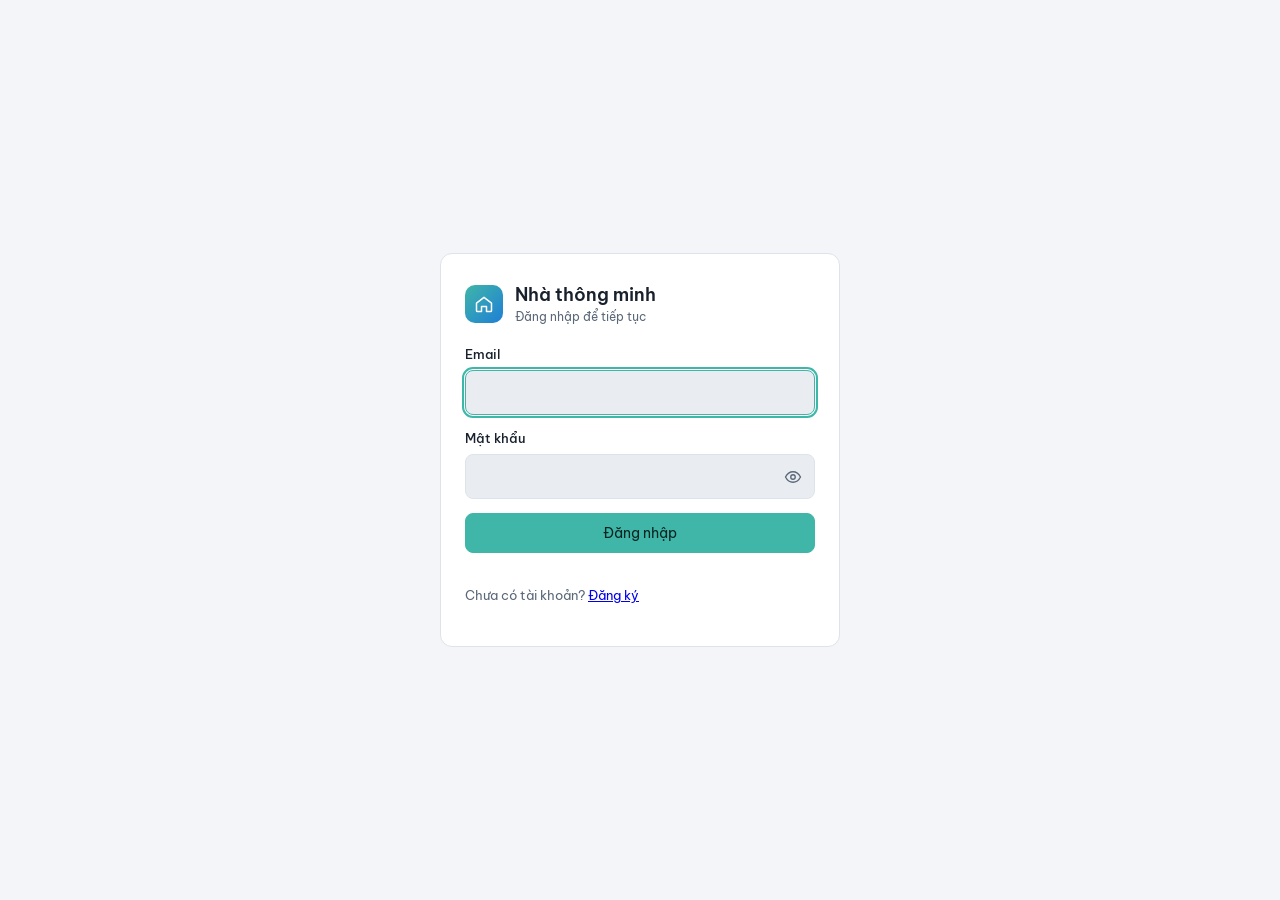
<file: frontend/login.html>
<!doctype html>
<html lang="vi">
<head>
  <meta charset="utf-8">
  <meta name="viewport" content="width=device-width, initial-scale=1">
  <title>Đăng nhập — Nhà thông minh</title>
  <link rel="preconnect" href="https://fonts.googleapis.com">
  <link href="https://fonts.googleapis.com/css2?family=Be+Vietnam+Pro:wght@400;500;600;700&family=JetBrains+Mono:wght@400;600&display=swap" rel="stylesheet">
  <link rel="stylesheet" href="css/style.css?v=18">
  <link rel="stylesheet" href="css/auth.css?v=18">
  <script src="mock/api.js?v=1"></script>
  <script src="js/session.js?v=25"></script>
</head>
<body class="login-page">
  <main class="login-card">
    <div class="brand">
      <div class="logo" aria-hidden="true">
        <svg viewBox="0 0 24 24" width="20" height="20" fill="none" stroke="currentColor" stroke-width="1.8" stroke-linejoin="round"><path d="M3 11l9-7 9 7v9a1 1 0 0 1-1 1h-5v-6H9v6H4a1 1 0 0 1-1-1z"/></svg>
      </div>
      <div>
        <h1>Nhà thông minh</h1>
        <p class="sub">Đăng nhập để tiếp tục</p>
      </div>
    </div>

    <form class="login-form" id="loginForm" novalidate>
      <p class="form-msg ok" id="loginInfo" role="status" hidden></p>
      <p class="login-error" id="loginError" role="alert" hidden></p>
      <div class="field">
        <label for="email">Email</label>
        <input id="email" name="email" type="email" autocomplete="username" spellcheck="false" autofocus>
      </div>
      <div class="field">
        <label for="password">Mật khẩu</label>
        <div class="password-wrap">
          <input id="password" name="password" type="password" autocomplete="current-password">
          <button type="button" class="password-toggle" id="btnTogglePassword" aria-label="Hiện mật khẩu" aria-pressed="false">
            <svg class="eye-open" viewBox="0 0 24 24" width="18" height="18" fill="none" stroke="currentColor" stroke-width="1.8" stroke-linecap="round" stroke-linejoin="round" aria-hidden="true"><path d="M2 12s3.5-7 10-7 10 7 10 7-3.5 7-10 7S2 12 2 12z"/><circle cx="12" cy="12" r="3"/></svg>
            <svg class="eye-closed" hidden viewBox="0 0 24 24" width="18" height="18" fill="none" stroke="currentColor" stroke-width="1.8" stroke-linecap="round" stroke-linejoin="round" aria-hidden="true"><path d="M17.9 17.9A10.4 10.4 0 0 1 12 19c-6.5 0-10-7-10-7a18 18 0 0 1 4.1-5.1M9.9 5.2A9.6 9.6 0 0 1 12 5c6.5 0 10 7 10 7a18 18 0 0 1-2.2 3.2M14.1 14.1a3 3 0 1 1-4.2-4.2M2 2l20 20"/></svg>
          </button>
        </div>
      </div>
      <button type="submit" id="btnLogin" class="btn primary">Đăng nhập</button>
    </form>

    <p class="muted login-foot">Chưa có tài khoản? <a href="register.html">Đăng ký</a></p>
  </main>

  <script src="js/login.js?v=19"></script>
</body>
</html>
</file>
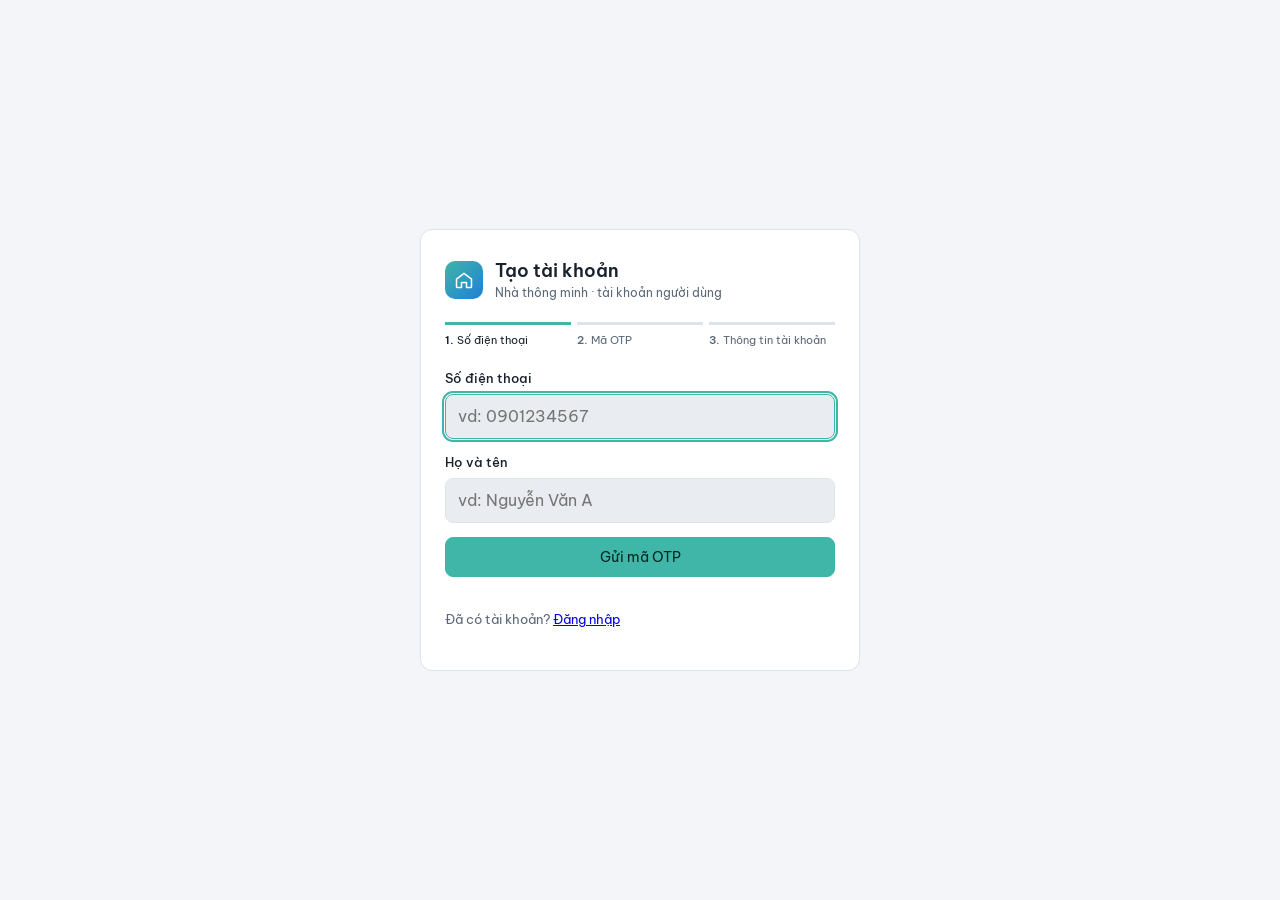
<file: frontend/register.html>
<!doctype html>
<html lang="vi">
<head>
  <meta charset="utf-8">
  <meta name="viewport" content="width=device-width, initial-scale=1">
  <title>Đăng ký — Nhà thông minh</title>
  <link rel="preconnect" href="https://fonts.googleapis.com">
  <link href="https://fonts.googleapis.com/css2?family=Be+Vietnam+Pro:wght@400;500;600;700&family=JetBrains+Mono:wght@400;600&display=swap" rel="stylesheet">
  <link rel="stylesheet" href="css/style.css?v=18">
  <link rel="stylesheet" href="css/auth.css?v=18">
  <script src="mock/api.js?v=1"></script>
  <script src="js/session.js?v=25"></script>
</head>
<body class="login-page">
  <main class="login-card register-card">
    <div class="brand">
      <div class="logo" aria-hidden="true">
        <svg viewBox="0 0 24 24" width="20" height="20" fill="none" stroke="currentColor" stroke-width="1.8" stroke-linejoin="round"><path d="M3 11l9-7 9 7v9a1 1 0 0 1-1 1h-5v-6H9v6H4a1 1 0 0 1-1-1z"/></svg>
      </div>
      <div>
        <h1>Tạo tài khoản</h1>
        <p class="sub">Nhà thông minh · tài khoản người dùng</p>
      </div>
    </div>

    <ol class="steps" aria-label="Các bước đăng ký">
      <li data-step="1" class="on">Số điện thoại</li>
      <li data-step="2">Mã OTP</li>
      <li data-step="3">Thông tin tài khoản</li>
    </ol>

    <!-- Thông báo thành công / thất bại cho mọi thao tác -->
    <p class="form-msg" id="regMsg" role="status" aria-live="polite" hidden></p>

    <!-- Tin nhắn SMS giả lập (dự án demo không có cổng SMS thật) -->
    <div class="mock-sms" id="mockSms" hidden>
      <span class="mock-sms-head">💬 SMS giả lập · gửi tới <b id="smsPhone"></b></span>
      <span>Mã xác thực Nhà thông minh của bạn là <b class="sms-code" id="smsCode"></b>. Mã hết hạn sau 5 phút.</span>
    </div>

    <!-- BƯỚC 1: SĐT + họ tên -->
    <form class="login-form" id="step1" novalidate>
      <div class="field">
        <label for="regPhone">Số điện thoại</label>
        <input id="regPhone" type="tel" inputmode="numeric" autocomplete="tel" placeholder="vd: 0901234567" autofocus>
      </div>
      <div class="field">
        <label for="regName">Họ và tên</label>
        <input id="regName" autocomplete="name" placeholder="vd: Nguyễn Văn A">
      </div>
      <button type="submit" class="btn primary" id="btnSendOtp">Gửi mã OTP</button>
    </form>

    <!-- BƯỚC 2: nhập OTP 6 số -->
    <form class="login-form" id="step2" novalidate hidden>
      <p class="muted step-note">Nhập mã 6 số đã gửi tới <b id="otpPhone"></b>.</p>
      <div class="otp-boxes" id="otpBoxes" aria-label="Mã OTP 6 số">
        <input inputmode="numeric" maxlength="1" aria-label="Số thứ 1" autocomplete="one-time-code">
        <input inputmode="numeric" maxlength="1" aria-label="Số thứ 2">
        <input inputmode="numeric" maxlength="1" aria-label="Số thứ 3">
        <input inputmode="numeric" maxlength="1" aria-label="Số thứ 4">
        <input inputmode="numeric" maxlength="1" aria-label="Số thứ 5">
        <input inputmode="numeric" maxlength="1" aria-label="Số thứ 6">
      </div>
      <button type="submit" class="btn primary" id="btnVerify">Xác nhận mã</button>
      <div class="step-links">
        <button type="button" class="btn link-btn" id="btnResend" disabled>Gửi lại mã</button>
        <button type="button" class="btn link-btn" id="btnChangePhone">Đổi số điện thoại</button>
      </div>
    </form>

    <!-- BƯỚC 3: email, địa chỉ, mật khẩu -->
    <form class="login-form" id="step3" novalidate hidden>
      <p class="muted step-note">Đã xác thực <b id="verifiedPhone"></b> · <b id="verifiedName"></b></p>
      <div class="field">
        <label for="regEmail">Email (dùng để đăng nhập)</label>
        <input id="regEmail" type="email" autocomplete="email" spellcheck="false" placeholder="ten@gmail.com">
      </div>
      <div class="field">
        <label for="regAddress">Địa chỉ nhà</label>
        <input id="regAddress" autocomplete="street-address" placeholder="vd: 12 Lê Lợi, Quận 1, TP. Hồ Chí Minh">
      </div>
      <div class="field">
        <label for="regPassword">Mật khẩu (ít nhất 6 ký tự)</label>
        <div class="password-wrap">
          <input id="regPassword" type="password" autocomplete="new-password">
          <button type="button" class="password-toggle" data-toggle="regPassword" aria-label="Hiện mật khẩu" aria-pressed="false">
            <svg class="eye-open" viewBox="0 0 24 24" width="18" height="18" fill="none" stroke="currentColor" stroke-width="1.8" stroke-linecap="round" stroke-linejoin="round" aria-hidden="true"><path d="M2 12s3.5-7 10-7 10 7 10 7-3.5 7-10 7S2 12 2 12z"/><circle cx="12" cy="12" r="3"/></svg>
            <svg class="eye-closed" hidden viewBox="0 0 24 24" width="18" height="18" fill="none" stroke="currentColor" stroke-width="1.8" stroke-linecap="round" stroke-linejoin="round" aria-hidden="true"><path d="M17.9 17.9A10.4 10.4 0 0 1 12 19c-6.5 0-10-7-10-7a18 18 0 0 1 4.1-5.1M9.9 5.2A9.6 9.6 0 0 1 12 5c6.5 0 10 7 10 7a18 18 0 0 1-2.2 3.2M14.1 14.1a3 3 0 1 1-4.2-4.2M2 2l20 20"/></svg>
          </button>
        </div>
      </div>
      <div class="field">
        <label for="regPassword2">Nhập lại mật khẩu</label>
        <input id="regPassword2" type="password" autocomplete="new-password">
      </div>
      <button type="submit" class="btn primary" id="btnRegister">Đăng ký</button>
    </form>

    <p class="muted login-foot">Đã có tài khoản? <a href="login.html">Đăng nhập</a></p>
  </main>

  <script src="js/register.js?v=18"></script>
</body>
</html>
</file>
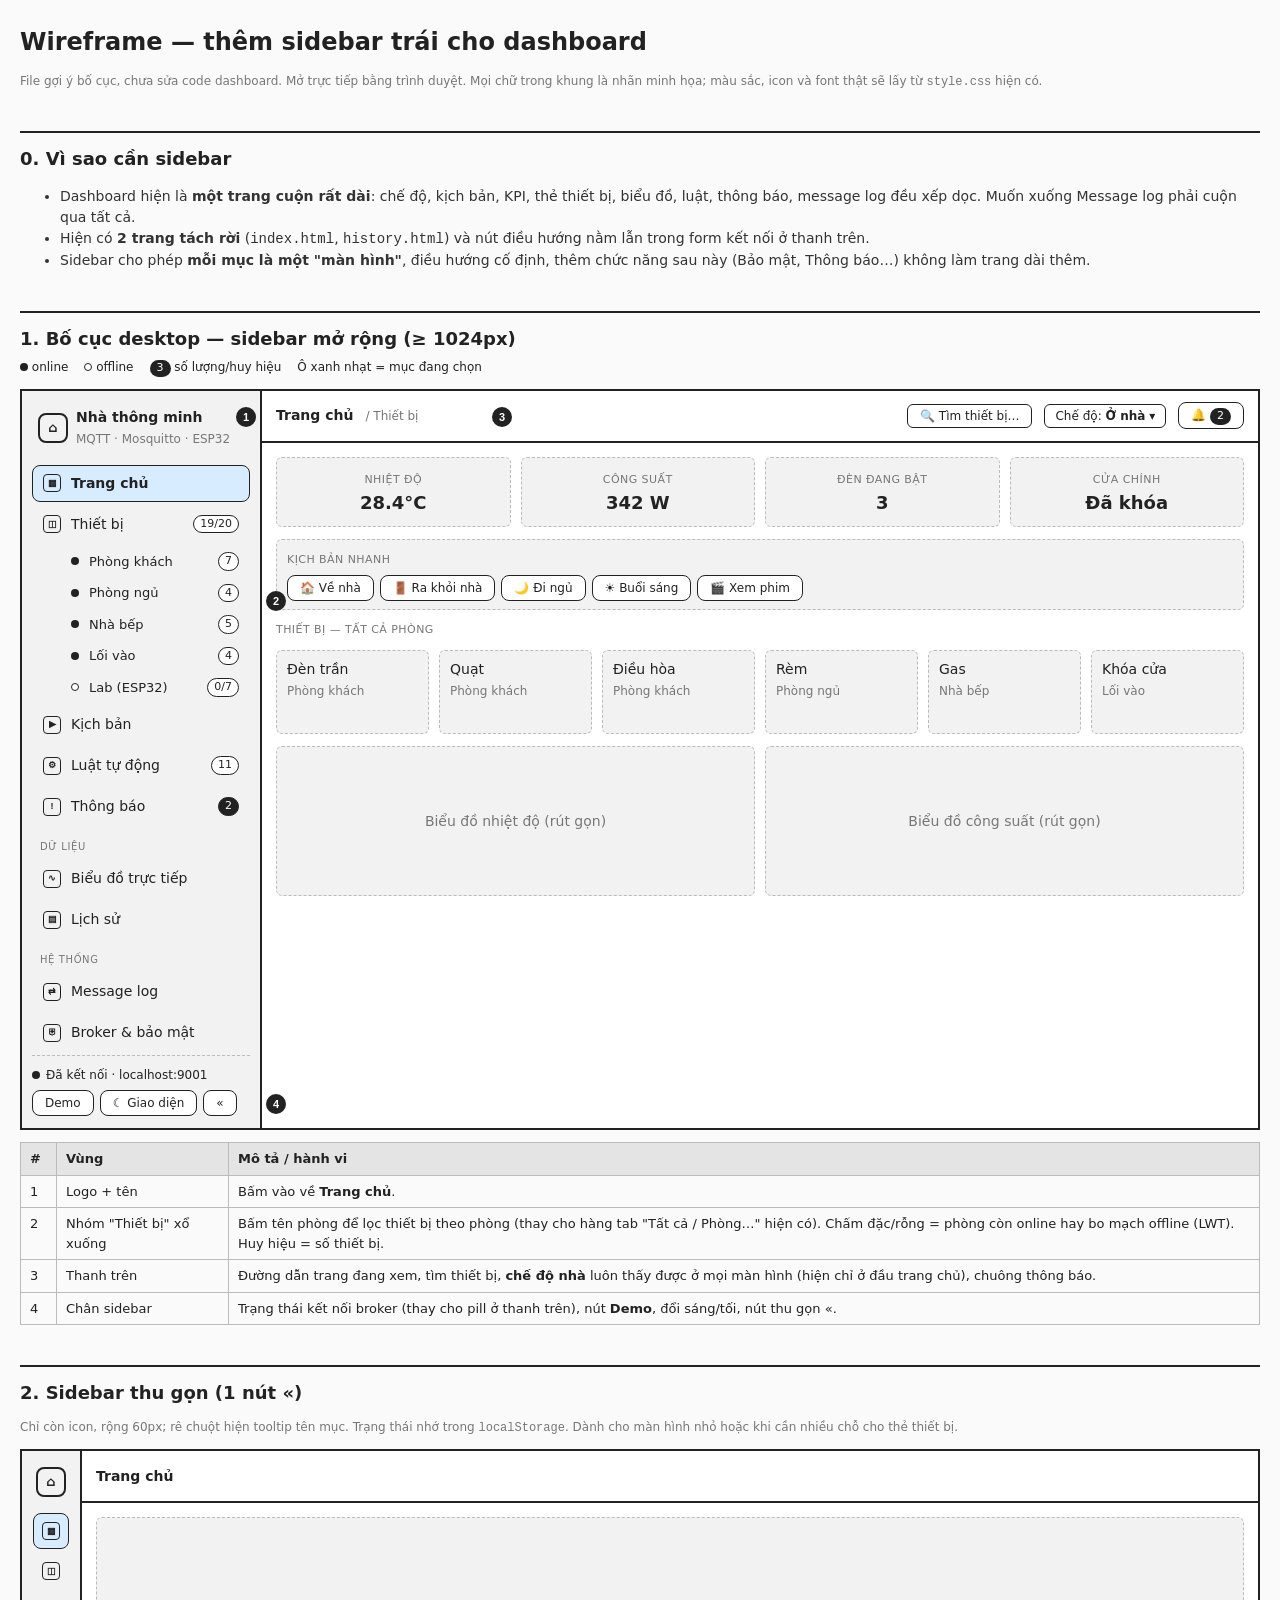
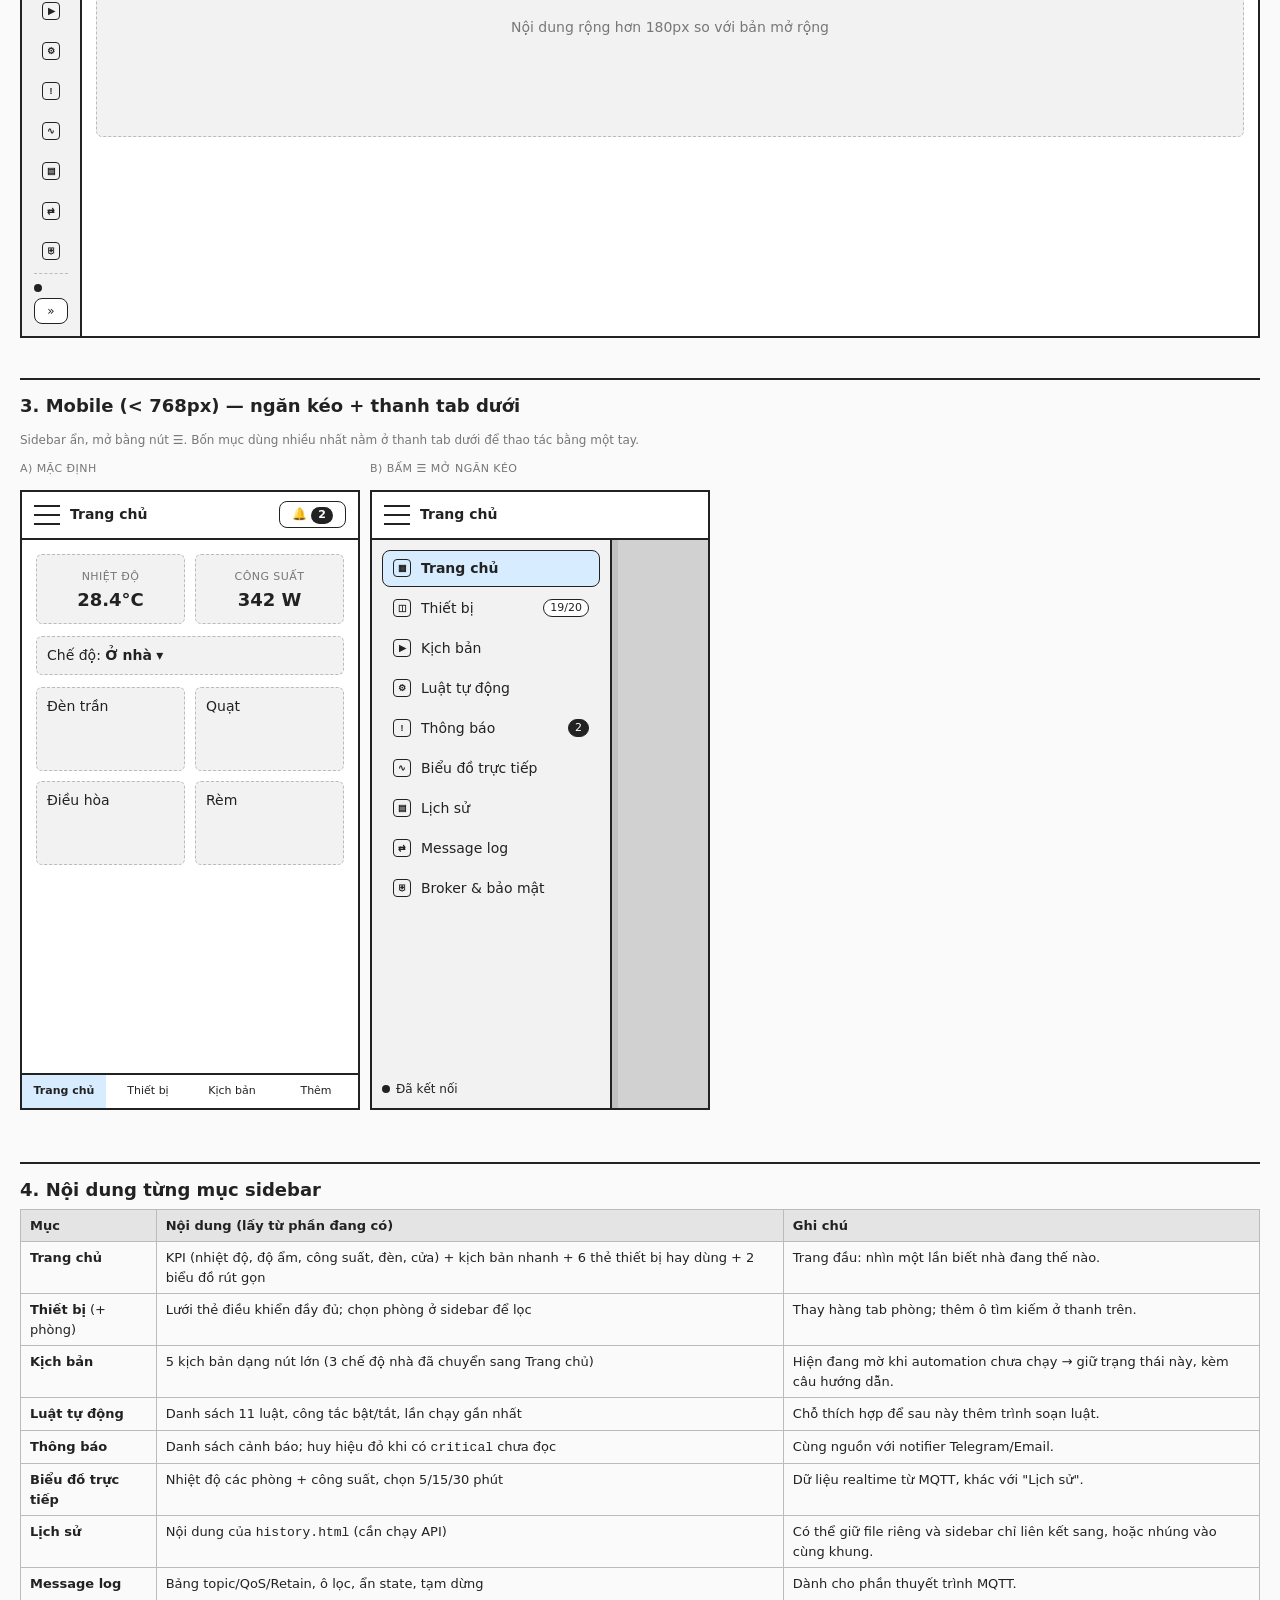
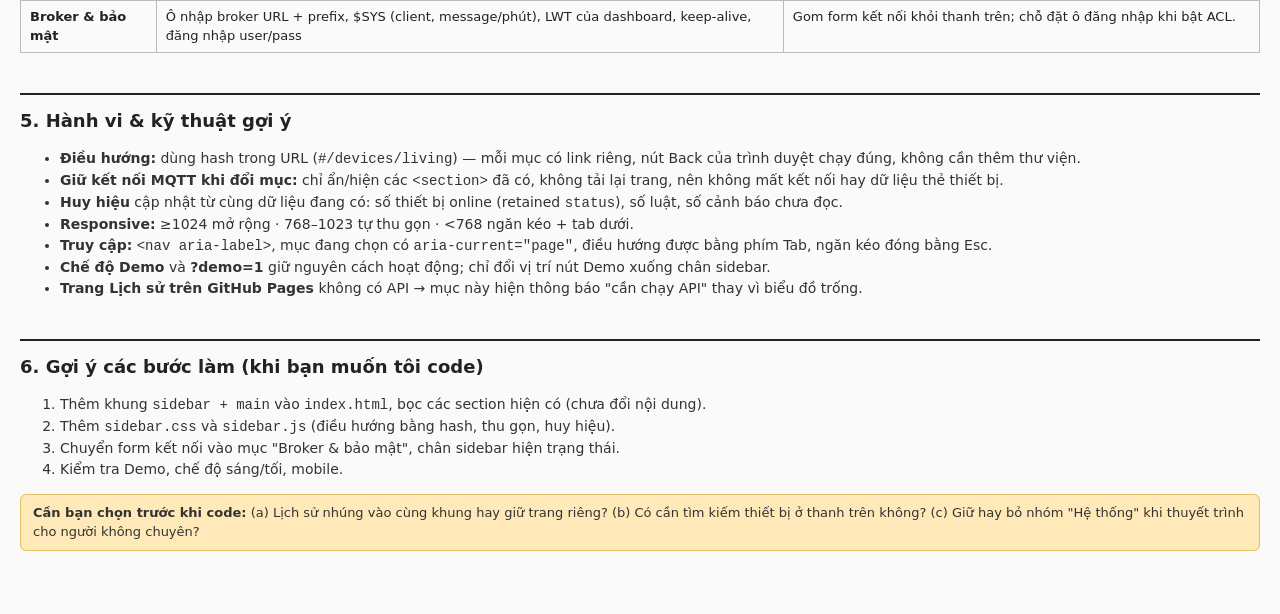
<file: FE/layout/sidebar_wireframe.html>
<!doctype html>
<html lang="vi">
<head>
<meta charset="utf-8">
<meta name="viewport" content="width=device-width, initial-scale=1">
<title>Wireframe — Sidebar cho dashboard Nhà thông minh</title>
<style>
  /* Wireframe thuần xám: chỉ mô tả bố cục, không phải thiết kế cuối. Không dùng chung CSS với dashboard. */
  :root { --ink:#222; --mid:#777; --line:#bbb; --fill:#f2f2f2; --fill2:#e4e4e4; --hi:#d8ecff; --warn:#ffe9b8; }
  * { box-sizing: border-box; }
  body { margin:0; font:14px/1.5 system-ui, "Segoe UI", sans-serif; color:var(--ink); background:#fafafa; }
  .doc { max-width:1280px; margin:0 auto; padding:24px 20px 60px; }
  h1 { font-size:24px; margin:0 0 4px; } h2 { font-size:18px; margin:40px 0 6px; padding-top:12px; border-top:2px solid var(--ink); }
  h3 { font-size:14px; margin:0 0 6px; } p, li { color:#333; } .muted { color:var(--mid); font-size:12px; }
  .note { background:var(--warn); border:1px solid #e0c060; padding:8px 12px; border-radius:6px; font-size:13px; }

  /* ---- khung wireframe ---- */
  .frame { border:2px solid var(--ink); background:#fff; display:flex; margin:12px 0; min-height:560px; position:relative; }
  .frame.mobile { width:340px; min-height:620px; flex-direction:column; }
  .box { border:1.5px dashed var(--line); background:var(--fill); border-radius:6px; padding:8px 10px; }
  .box.solid { border:1.5px solid var(--ink); background:#fff; }
  .lbl { font-size:11px; color:var(--mid); text-transform:uppercase; letter-spacing:.04em; }
  .row { display:flex; gap:10px; } .col { display:flex; flex-direction:column; gap:10px; }
  .grow { flex:1; min-width:0; } .gap-s { gap:6px; }
  .tag { display:inline-block; font-size:11px; padding:0 7px; border-radius:10px; background:var(--ink); color:#fff; }
  .dot { display:inline-block; width:8px; height:8px; border-radius:50%; background:var(--ink); }
  .dot.off { background:#fff; border:1.5px solid var(--ink); }

  /* ---- sidebar ---- */
  .side { width:240px; flex:none; border-right:2px solid var(--ink); background:var(--fill); padding:12px 10px; display:flex; flex-direction:column; gap:4px; }
  .side.mini { width:60px; align-items:center; padding:12px 6px; }
  .side .brand { display:flex; align-items:center; gap:8px; padding:4px 6px 12px; font-weight:700; }
  .side .logo { width:30px; height:30px; border:2px solid var(--ink); border-radius:8px; display:grid; place-items:center; font-size:13px; flex:none; }
  .nav-h { font-size:10px; color:var(--mid); text-transform:uppercase; letter-spacing:.06em; padding:10px 8px 2px; }
  .item { display:flex; align-items:center; gap:10px; padding:7px 10px; border-radius:8px; border:1.5px solid transparent; white-space:nowrap; }
  .item i { width:18px; height:18px; border:1.5px solid var(--ink); border-radius:4px; flex:none; display:grid; place-items:center; font:700 9px/1 sans-serif; font-style:normal; }
  .item.active { background:var(--hi); border-color:var(--ink); font-weight:600; }
  .item .badge { margin-left:auto; font-size:11px; border:1.5px solid var(--ink); border-radius:10px; padding:0 6px; background:#fff; }
  .item .badge.alert { background:var(--ink); color:#fff; }
  .sub { margin-left:28px; display:flex; flex-direction:column; gap:2px; }
  .sub .item { padding:4px 10px; font-size:13px; }
  .side .foot { margin-top:auto; border-top:1.5px dashed var(--line); padding-top:10px; display:flex; flex-direction:column; gap:6px; }
  .side.mini .item { padding:8px; justify-content:center; } .side.mini .item span, .side.mini .badge, .side.mini .nav-h, .side.mini .sub { display:none; }
  .side.mini .brand span { display:none; }

  /* ---- vùng nội dung ---- */
  .main { flex:1; min-width:0; display:flex; flex-direction:column; }
  .top { height:52px; border-bottom:2px solid var(--ink); display:flex; align-items:center; gap:12px; padding:0 14px; }
  .top .crumb { font-weight:600; } .top .sp { flex:1; }
  .btn { border:1.5px solid var(--ink); border-radius:8px; padding:3px 12px; font-size:12px; background:#fff; }
  .content { padding:14px; display:flex; flex-direction:column; gap:12px; }
  .kpis { display:grid; grid-template-columns:repeat(4,1fr); gap:10px; } .kpis .box { text-align:center; padding:10px 6px; }
  .kpis b { display:block; font-size:18px; }
  .cards { display:grid; grid-template-columns:repeat(auto-fill,minmax(150px,1fr)); gap:10px; }
  .card { height:84px; } .chart { height:150px; display:grid; place-items:center; color:var(--mid); }
  .tbl > div { display:grid; grid-template-columns:90px 1fr 60px 40px; gap:8px; padding:3px 0; border-bottom:1px dotted var(--line); font-size:12px; }

  /* mobile */
  .mtop { height:48px; border-bottom:2px solid var(--ink); display:flex; align-items:center; gap:10px; padding:0 12px; font-weight:600; }
  .burger { width:26px; height:20px; border-top:2.5px solid var(--ink); border-bottom:2.5px solid var(--ink); position:relative; }
  .burger::after { content:""; position:absolute; left:0; right:0; top:7px; border-top:2.5px solid var(--ink); }
  .drawer { position:absolute; left:0; top:48px; bottom:0; width:240px; background:var(--fill); border-right:2px solid var(--ink); padding:10px; z-index:2; box-shadow:6px 0 0 rgba(0,0,0,.08); display:flex; flex-direction:column; gap:3px; }
  .scrim { position:absolute; inset:48px 0 0 240px; background:rgba(0,0,0,.18); z-index:1; }
  .tabbar { margin-top:auto; border-top:2px solid var(--ink); display:grid; grid-template-columns:repeat(4,1fr); text-align:center; font-size:11px; }
  .tabbar div { padding:8px 0; } .tabbar .on { background:var(--hi); font-weight:700; }

  table { border-collapse:collapse; width:100%; font-size:13px; } th, td { border:1px solid var(--line); padding:6px 9px; text-align:left; vertical-align:top; } th { background:var(--fill2); }
  .legend { display:flex; gap:16px; flex-wrap:wrap; font-size:12px; margin:6px 0; }
  .anno { position:absolute; background:var(--ink); color:#fff; width:20px; height:20px; border-radius:50%; font:700 11px/20px sans-serif; text-align:center; z-index:5; }
</style>
</head>
<body>
<div class="doc">

<h1>Wireframe — thêm sidebar trái cho dashboard</h1>
<p class="muted">File gợi ý bố cục, chưa sửa code dashboard. Mở trực tiếp bằng trình duyệt. Mọi chữ trong khung là nhãn minh họa; màu sắc, icon và font thật sẽ lấy từ <code>style.css</code> hiện có.</p>

<h2>0. Vì sao cần sidebar</h2>
<ul>
  <li>Dashboard hiện là <b>một trang cuộn rất dài</b>: chế độ, kịch bản, KPI, thẻ thiết bị, biểu đồ, luật, thông báo, message log đều xếp dọc. Muốn xuống Message log phải cuộn qua tất cả.</li>
  <li>Hiện có <b>2 trang tách rời</b> (<code>index.html</code>, <code>history.html</code>) và nút điều hướng nằm lẫn trong form kết nối ở thanh trên.</li>
  <li>Sidebar cho phép <b>mỗi mục là một "màn hình"</b>, điều hướng cố định, thêm chức năng sau này (Bảo mật, Thông báo…) không làm trang dài thêm.</li>
</ul>

<h2>1. Bố cục desktop — sidebar mở rộng (≥ 1024px)</h2>
<div class="legend">
  <span><span class="dot"></span> online</span><span><span class="dot off"></span> offline</span>
  <span><span class="tag">3</span> số lượng/huy hiệu</span><span>Ô xanh nhạt = mục đang chọn</span>
</div>

<div class="frame">
  <span class="anno" style="left:214px;top:16px">1</span>
  <span class="anno" style="left:244px;top:200px">2</span>
  <span class="anno" style="left:470px;top:16px">3</span>
  <span class="anno" style="left:244px;bottom:14px">4</span>

  <aside class="side">
    <div class="brand"><div class="logo">⌂</div><span>Nhà thông minh<br><small class="muted" style="font-weight:400">MQTT · Mosquitto · ESP32</small></span></div>

    <div class="item active"><i>▦</i><span>Trang chủ</span></div>

    <div class="item"><i>◫</i><span>Thiết bị</span><span class="badge">19/20</span></div>
    <div class="sub">
      <div class="item"><span class="dot"></span><span>Phòng khách</span><span class="badge">7</span></div>
      <div class="item"><span class="dot"></span><span>Phòng ngủ</span><span class="badge">4</span></div>
      <div class="item"><span class="dot"></span><span>Nhà bếp</span><span class="badge">5</span></div>
      <div class="item"><span class="dot"></span><span>Lối vào</span><span class="badge">4</span></div>
      <div class="item"><span class="dot off"></span><span>Lab (ESP32)</span><span class="badge">0/7</span></div>
    </div>

    <div class="item"><i>▶</i><span>Kịch bản</span></div>
    <div class="item"><i>⚙</i><span>Luật tự động</span><span class="badge">11</span></div>
    <div class="item"><i>!</i><span>Thông báo</span><span class="badge alert">2</span></div>

    <div class="nav-h">Dữ liệu</div>
    <div class="item"><i>∿</i><span>Biểu đồ trực tiếp</span></div>
    <div class="item"><i>▤</i><span>Lịch sử</span></div>

    <div class="nav-h">Hệ thống</div>
    <div class="item"><i>⇄</i><span>Message log</span></div>
    <div class="item"><i>⛨</i><span>Broker &amp; bảo mật</span></div>

    <div class="foot">
      <div class="row gap-s" style="align-items:center"><span class="dot"></span><span style="font-size:12px">Đã kết nối · localhost:9001</span></div>
      <div class="row gap-s"><span class="btn">Demo</span><span class="btn">☾ Giao diện</span><span class="btn">«</span></div>
    </div>
  </aside>

  <div class="main">
    <div class="top">
      <span class="crumb">Trang chủ</span><span class="muted">/ Thiết bị</span>
      <span class="sp"></span>
      <span class="box solid" style="padding:2px 12px;font-size:12px">🔍 Tìm thiết bị…</span>
      <span class="box solid" style="padding:2px 10px;font-size:12px">Chế độ: <b>Ở nhà</b> ▾</span>
      <span class="btn">🔔 <span class="tag">2</span></span>
    </div>
    <div class="content">
      <div class="kpis">
        <div class="box"><span class="lbl">Nhiệt độ</span><b>28.4°C</b></div>
        <div class="box"><span class="lbl">Công suất</span><b>342 W</b></div>
        <div class="box"><span class="lbl">Đèn đang bật</span><b>3</b></div>
        <div class="box"><span class="lbl">Cửa chính</span><b>Đã khóa</b></div>
      </div>
      <div class="row">
        <div class="box grow"><span class="lbl">Kịch bản nhanh</span><div class="row gap-s" style="margin-top:6px;flex-wrap:wrap"><span class="btn">🏠 Về nhà</span><span class="btn">🚪 Ra khỏi nhà</span><span class="btn">🌙 Đi ngủ</span><span class="btn">☀️ Buổi sáng</span><span class="btn">🎬 Xem phim</span></div></div>
      </div>
      <div class="lbl">Thiết bị — tất cả phòng</div>
      <div class="cards">
        <div class="box card">Đèn trần<br><span class="muted">Phòng khách</span></div>
        <div class="box card">Quạt<br><span class="muted">Phòng khách</span></div>
        <div class="box card">Điều hòa<br><span class="muted">Phòng khách</span></div>
        <div class="box card">Rèm<br><span class="muted">Phòng ngủ</span></div>
        <div class="box card">Gas<br><span class="muted">Nhà bếp</span></div>
        <div class="box card">Khóa cửa<br><span class="muted">Lối vào</span></div>
      </div>
      <div class="row">
        <div class="box grow chart">Biểu đồ nhiệt độ (rút gọn)</div>
        <div class="box grow chart">Biểu đồ công suất (rút gọn)</div>
      </div>
    </div>
  </div>
</div>

<table>
  <tr><th style="width:36px">#</th><th>Vùng</th><th>Mô tả / hành vi</th></tr>
  <tr><td>1</td><td>Logo + tên</td><td>Bấm vào về <b>Trang chủ</b>.</td></tr>
  <tr><td>2</td><td>Nhóm "Thiết bị" xổ xuống</td><td>Bấm tên phòng để lọc thiết bị theo phòng (thay cho hàng tab "Tất cả / Phòng…" hiện có). Chấm đặc/rỗng = phòng còn online hay bo mạch offline (LWT). Huy hiệu = số thiết bị.</td></tr>
  <tr><td>3</td><td>Thanh trên</td><td>Đường dẫn trang đang xem, tìm thiết bị, <b>chế độ nhà</b> luôn thấy được ở mọi màn hình (hiện chỉ ở đầu trang chủ), chuông thông báo.</td></tr>
  <tr><td>4</td><td>Chân sidebar</td><td>Trạng thái kết nối broker (thay cho pill ở thanh trên), nút <b>Demo</b>, đổi sáng/tối, nút thu gọn «.</td></tr>
</table>

<h2>2. Sidebar thu gọn (1 nút «)</h2>
<p class="muted">Chỉ còn icon, rộng 60px; rê chuột hiện tooltip tên mục. Trạng thái nhớ trong <code>localStorage</code>. Dành cho màn hình nhỏ hoặc khi cần nhiều chỗ cho thẻ thiết bị.</p>
<div class="frame" style="min-height:360px">
  <aside class="side mini">
    <div class="brand"><div class="logo">⌂</div></div>
    <div class="item active"><i>▦</i></div>
    <div class="item"><i>◫</i></div>
    <div class="item"><i>▶</i></div>
    <div class="item"><i>⚙</i></div>
    <div class="item"><i>!</i></div>
    <div class="item"><i>∿</i></div>
    <div class="item"><i>▤</i></div>
    <div class="item"><i>⇄</i></div>
    <div class="item"><i>⛨</i></div>
    <div class="foot"><span class="dot"></span><span class="btn">»</span></div>
  </aside>
  <div class="main"><div class="top"><span class="crumb">Trang chủ</span></div>
    <div class="content"><div class="box chart" style="height:220px">Nội dung rộng hơn 180px so với bản mở rộng</div></div></div>
</div>

<h2>3. Mobile (&lt; 768px) — ngăn kéo + thanh tab dưới</h2>
<p class="muted">Sidebar ẩn, mở bằng nút ☰. Bốn mục dùng nhiều nhất nằm ở thanh tab dưới để thao tác bằng một tay.</p>
<div class="row" style="flex-wrap:wrap;align-items:flex-start">
  <div>
    <div class="lbl">a) Mặc định</div>
    <div class="frame mobile">
      <div class="mtop"><span class="burger"></span><span>Trang chủ</span><span style="margin-left:auto" class="btn">🔔 <span class="tag">2</span></span></div>
      <div class="content">
        <div class="kpis" style="grid-template-columns:1fr 1fr"><div class="box"><span class="lbl">Nhiệt độ</span><b>28.4°C</b></div><div class="box"><span class="lbl">Công suất</span><b>342 W</b></div></div>
        <div class="box">Chế độ: <b>Ở nhà</b> ▾</div>
        <div class="cards" style="grid-template-columns:1fr 1fr"><div class="box card">Đèn trần</div><div class="box card">Quạt</div><div class="box card">Điều hòa</div><div class="box card">Rèm</div></div>
      </div>
      <div class="tabbar"><div class="on">Trang chủ</div><div>Thiết bị</div><div>Kịch bản</div><div>Thêm</div></div>
    </div>
  </div>
  <div>
    <div class="lbl">b) Bấm ☰ mở ngăn kéo</div>
    <div class="frame mobile">
      <div class="mtop"><span class="burger"></span><span>Trang chủ</span></div>
      <div class="drawer">
        <div class="item active"><i>▦</i><span>Trang chủ</span></div>
        <div class="item"><i>◫</i><span>Thiết bị</span><span class="badge">19/20</span></div>
        <div class="item"><i>▶</i><span>Kịch bản</span></div>
        <div class="item"><i>⚙</i><span>Luật tự động</span></div>
        <div class="item"><i>!</i><span>Thông báo</span><span class="badge alert">2</span></div>
        <div class="item"><i>∿</i><span>Biểu đồ trực tiếp</span></div>
        <div class="item"><i>▤</i><span>Lịch sử</span></div>
        <div class="item"><i>⇄</i><span>Message log</span></div>
        <div class="item"><i>⛨</i><span>Broker &amp; bảo mật</span></div>
        <div class="foot" style="margin-top:auto"><div class="row gap-s" style="align-items:center"><span class="dot"></span><span style="font-size:12px">Đã kết nối</span></div></div>
      </div>
      <div class="scrim"></div>
    </div>
  </div>
</div>

<h2>4. Nội dung từng mục sidebar</h2>
<table>
  <tr><th>Mục</th><th>Nội dung (lấy từ phần đang có)</th><th>Ghi chú</th></tr>
  <tr><td><b>Trang chủ</b></td><td>KPI (nhiệt độ, độ ẩm, công suất, đèn, cửa) + kịch bản nhanh + 6 thẻ thiết bị hay dùng + 2 biểu đồ rút gọn</td><td>Trang đầu: nhìn một lần biết nhà đang thế nào.</td></tr>
  <tr><td><b>Thiết bị</b> (+ phòng)</td><td>Lưới thẻ điều khiển đầy đủ; chọn phòng ở sidebar để lọc</td><td>Thay hàng tab phòng; thêm ô tìm kiếm ở thanh trên.</td></tr>
  <tr><td><b>Kịch bản</b></td><td>5 kịch bản dạng nút lớn (3 chế độ nhà đã chuyển sang Trang chủ)</td><td>Hiện đang mờ khi automation chưa chạy → giữ trạng thái này, kèm câu hướng dẫn.</td></tr>
  <tr><td><b>Luật tự động</b></td><td>Danh sách 11 luật, công tắc bật/tắt, lần chạy gần nhất</td><td>Chỗ thích hợp để sau này thêm trình soạn luật.</td></tr>
  <tr><td><b>Thông báo</b></td><td>Danh sách cảnh báo; huy hiệu đỏ khi có <code>critical</code> chưa đọc</td><td>Cùng nguồn với notifier Telegram/Email.</td></tr>
  <tr><td><b>Biểu đồ trực tiếp</b></td><td>Nhiệt độ các phòng + công suất, chọn 5/15/30 phút</td><td>Dữ liệu realtime từ MQTT, khác với "Lịch sử".</td></tr>
  <tr><td><b>Lịch sử</b></td><td>Nội dung của <code>history.html</code> (cần chạy API)</td><td>Có thể giữ file riêng và sidebar chỉ liên kết sang, hoặc nhúng vào cùng khung.</td></tr>
  <tr><td><b>Message log</b></td><td>Bảng topic/QoS/Retain, ô lọc, ẩn state, tạm dừng</td><td>Dành cho phần thuyết trình MQTT.</td></tr>
  <tr><td><b>Broker &amp; bảo mật</b></td><td>Ô nhập broker URL + prefix, $SYS (client, message/phút), LWT của dashboard, keep-alive, đăng nhập user/pass</td><td>Gom form kết nối khỏi thanh trên; chỗ đặt ô đăng nhập khi bật ACL.</td></tr>
</table>

<h2>5. Hành vi &amp; kỹ thuật gợi ý</h2>
<ul>
  <li><b>Điều hướng:</b> dùng hash trong URL (<code>#/devices/living</code>) — mỗi mục có link riêng, nút Back của trình duyệt chạy đúng, không cần thêm thư viện.</li>
  <li><b>Giữ kết nối MQTT khi đổi mục:</b> chỉ ẩn/hiện các <code>&lt;section&gt;</code> đã có, không tải lại trang, nên không mất kết nối hay dữ liệu thẻ thiết bị.</li>
  <li><b>Huy hiệu</b> cập nhật từ cùng dữ liệu đang có: số thiết bị online (retained <code>status</code>), số luật, số cảnh báo chưa đọc.</li>
  <li><b>Responsive:</b> ≥1024 mở rộng · 768–1023 tự thu gọn · &lt;768 ngăn kéo + tab dưới.</li>
  <li><b>Truy cập:</b> <code>&lt;nav aria-label&gt;</code>, mục đang chọn có <code>aria-current="page"</code>, điều hướng được bằng phím Tab, ngăn kéo đóng bằng Esc.</li>
  <li><b>Chế độ Demo</b> và <b>?demo=1</b> giữ nguyên cách hoạt động; chỉ đổi vị trí nút Demo xuống chân sidebar.</li>
  <li><b>Trang Lịch sử trên GitHub Pages</b> không có API → mục này hiện thông báo "cần chạy API" thay vì biểu đồ trống.</li>
</ul>

<h2>6. Gợi ý các bước làm (khi bạn muốn tôi code)</h2>
<ol>
  <li>Thêm khung <code>sidebar + main</code> vào <code>index.html</code>, bọc các section hiện có (chưa đổi nội dung).</li>
  <li>Thêm <code>sidebar.css</code> và <code>sidebar.js</code> (điều hướng bằng hash, thu gọn, huy hiệu).</li>
  <li>Chuyển form kết nối vào mục "Broker &amp; bảo mật", chân sidebar hiện trạng thái.</li>
  <li>Kiểm tra Demo, chế độ sáng/tối, mobile.</li>
</ol>
<p class="note"><b>Cần bạn chọn trước khi code:</b> (a) Lịch sử nhúng vào cùng khung hay giữ trang riêng? (b) Có cần tìm kiếm thiết bị ở thanh trên không? (c) Giữ hay bỏ nhóm "Hệ thống" khi thuyết trình cho người không chuyên?</p>

</div>
</body>
</html>
</file>
<file: frontend/css/style.css>
:root {
  --bg: #0d1117;
  --bg-2: #131a23;
  --panel: #161e29;
  --line: #243041;
  --text: #e6edf3;
  --muted: #8b9bb0;
  --accent: #3fb6a8;
  --temp: #ff8a3d;
  --hum: #4aa8ff;
  --ok: #3ccf7e;
  --warn: #f5b942;
  --bad: #ff5d5d;
  --paused: #a78bfa;
  --c-light: #ffc94a;
  --c-fan: #4fd1c5;
  --c-ac: #5ab8ff;
  --c-curtain: #c084fc;
  --c-plug: #f5b942;
  --c-lock: #ff8a3d;
  --c-sense: #ff5d8f;
  --radius: 12px;
  --mono: "JetBrains Mono", ui-monospace, Consolas, monospace;
  color-scheme: dark;
}
@media (prefers-color-scheme: light) {
  :root:not([data-theme="dark"]) {
    --bg: #f3f5f8; --bg-2: #e9edf2; --panel: #ffffff; --line: #dde3ea;
    --text: #18212c; --muted: #5b6878; --temp: #e86a17; --hum: #1f7fd6;
    --c-light: #d99a00; --c-fan: #0f9e92; --c-ac: #1f7fd6; --c-curtain: #9353d3;
    --c-plug: #c78a00; --c-lock: #e86a17; --c-sense: #e0336f; --warn: #c78a00;
    color-scheme: light;
  }
}

* { box-sizing: border-box; }
html, body { margin: 0; }
body {
  background: var(--bg);
  color: var(--text);
  font: 14px/1.45 "Be Vietnam Pro", system-ui, sans-serif;
  min-height: 100vh;
}
code { font-family: var(--mono); font-size: 12px; background: var(--bg-2); padding: 1px 6px; border-radius: 5px; }
h1, h2, h3 { margin: 0; font-weight: 600; }
.muted { color: var(--muted); font-size: 13px; }
[hidden] { display: none !important; }

/* ---------- top bar ---------- */
.topbar {
  display: flex; flex-wrap: wrap; gap: 12px 20px; align-items: center; justify-content: space-between;
  padding: 14px 24px; border-bottom: 1px solid var(--line); background: var(--bg-2);
  position: sticky; top: 0; z-index: 5;
}
.brand { display: flex; gap: 12px; align-items: center; }
.logo { width: 38px; height: 38px; border-radius: 10px; display: grid; place-items: center;
  background: linear-gradient(135deg, var(--accent), var(--hum)); color: #fff; }
.brand h1 { font-size: 17px; }
.sub { margin: 0; font-size: 12px; color: var(--muted); }
body[data-mode="away"] .logo { background: linear-gradient(135deg, var(--bad), var(--c-lock)); }
body[data-mode="night"] .logo { background: linear-gradient(135deg, var(--paused), var(--hum)); }

.conn { display: flex; flex-wrap: wrap; gap: 8px; align-items: center; }
.conn input, #logFilter {
  background: var(--panel); color: var(--text); border: 1px solid var(--line);
  border-radius: 8px; padding: 7px 10px; font: 13px var(--mono); outline: none;
}
.conn input:focus, #logFilter:focus { border-color: var(--accent); }
#brokerUrl { width: 230px; }
.conn .short { width: 76px; }

.btn { border: 1px solid var(--line); background: var(--panel); color: var(--text);
  border-radius: 8px; padding: 7px 14px; font: 600 13px inherit; font-family: inherit; cursor: pointer; }
.btn:hover { border-color: var(--accent); }
.btn.primary { background: var(--accent); border-color: var(--accent); color: #062420; }
.btn.ghost { background: transparent; }
.btn.danger { color: var(--bad); background: transparent; }
.btn.danger:hover { border-color: var(--bad); }
.btn.sm { padding: 3px 9px; font-size: 12px; }
.btn:disabled, button:disabled { opacity: .45; cursor: not-allowed; }

.pill { display: inline-flex; align-items: center; gap: 7px; padding: 5px 12px; border-radius: 99px;
  border: 1px solid var(--line); font-size: 12px; color: var(--muted); white-space: nowrap; }
.pill.sm { padding: 3px 10px; font-size: 11px; }
.pill i { width: 8px; height: 8px; border-radius: 50%; background: var(--muted); }
.pill.on { color: var(--ok); border-color: color-mix(in srgb, var(--ok) 40%, transparent); }
.pill.on i { background: var(--ok); box-shadow: 0 0 0 4px color-mix(in srgb, var(--ok) 20%, transparent); }
.pill.wait i { background: var(--warn); animation: blink 1s infinite; }
.pill.wait { color: var(--warn); }
.pill.off i { background: var(--bad); }
.pill.off { color: var(--bad); }
.pill.demo { color: var(--paused); } .pill.demo i { background: var(--paused); }
@keyframes blink { 50% { opacity: .2; } }

/* ---------- panels ---------- */
.panel { background: var(--panel); border: 1px solid var(--line); border-radius: var(--radius); padding: 14px 16px; min-width: 0; }
.panel-head { display: flex; flex-wrap: wrap; gap: 8px; justify-content: space-between; align-items: center; margin-bottom: 10px; }
.panel-head h3 { font-size: 14px; }
.hint { font-size: 12px; color: var(--muted); }

.seg { display: inline-flex; border: 1px solid var(--line); border-radius: 8px; overflow: hidden; }
.seg button { background: transparent; border: 0; color: var(--muted); padding: 5px 10px; font: 12px inherit; font-family: inherit; cursor: pointer; }
.seg button + button { border-left: 1px solid var(--line); }
.seg button.on { background: var(--bg-2); color: var(--text); font-weight: 600; }
.seg.sm button { padding: 3px 9px; font-size: 12px; }

/* ---------- chế độ & kịch bản ---------- */
.mode-seg { display: flex; width: 100%; }
.mode-seg button { flex: 1; padding: 10px; font-size: 13px; }
.mode-seg button.on[data-mode="home"] { background: color-mix(in srgb, var(--ok) 18%, transparent); color: var(--ok); }
.mode-seg button.on[data-mode="away"] { background: color-mix(in srgb, var(--bad) 18%, transparent); color: var(--bad); }
.mode-seg button.on[data-mode="night"] { background: color-mix(in srgb, var(--paused) 18%, transparent); color: var(--paused); }
.scenes { display: flex; flex-wrap: wrap; gap: 8px; }
.scene { display: inline-flex; align-items: center; gap: 8px; padding: 9px 14px; border-radius: 10px;
  border: 1px solid var(--line); background: var(--bg-2); color: var(--text); font: 600 13px inherit; font-family: inherit; cursor: pointer; }
.scene span { font-size: 16px; }
.scene:hover:not(:disabled) { border-color: var(--accent); }
.scene:active:not(:disabled) { transform: translateY(1px); }

/* ---------- KPI ---------- */
.kpi { background: var(--panel); border: 1px solid var(--line); border-radius: var(--radius); padding: 12px 16px; display: grid; gap: 2px; }
.k-label { font-size: 12px; color: var(--muted); }
.k-label em { font-style: normal; font-family: var(--mono); font-size: 10px; color: var(--accent); }
.k-val { font: 600 20px var(--mono); }
.k-val.bad { color: var(--bad); } .k-val.warn { color: var(--warn); }

/* ---------- phòng ---------- */
.tabs { display: flex; flex-wrap: wrap; gap: 6px; }
.tabs button { border: 1px solid var(--line); background: transparent; color: var(--muted); border-radius: 99px;
  padding: 5px 14px; font: 500 13px inherit; font-family: inherit; cursor: pointer; }
.tabs button.on { background: var(--accent); border-color: var(--accent); color: #062420; font-weight: 600; }
.room-head { display: flex; flex-wrap: wrap; align-items: baseline; gap: 4px 12px; margin-bottom: 10px; }
.room-head h2 { font-size: 15px; }
.room-sum { font-size: 12px; color: var(--muted); font-family: var(--mono); }
.empty { padding: 28px; text-align: center; color: var(--muted); border: 1px dashed var(--line); border-radius: var(--radius); }

/* ---------- thẻ thiết bị ---------- */
.dev { --c: var(--accent); background: var(--panel); border: 1px solid var(--line); border-radius: var(--radius);
  padding: 12px 14px; display: grid; gap: 10px; align-content: start; position: relative;
  transition: border-color .2s, opacity .3s, background .3s; }
.dev.t-light { --c: var(--c-light); } .dev.t-fan { --c: var(--c-fan); } .dev.t-ac { --c: var(--c-ac); }
.dev.t-curtain { --c: var(--c-curtain); } .dev.t-plug { --c: var(--c-plug); } .dev.t-lock { --c: var(--c-lock); }
.dev.t-motion, .dev.t-door, .dev.t-gas { --c: var(--c-sense); } .dev.t-climate { --c: var(--temp); }
.dev.on { border-color: color-mix(in srgb, var(--c) 55%, var(--line));
  background: linear-gradient(160deg, color-mix(in srgb, var(--c) 10%, var(--panel)), var(--panel) 60%); }
.dev.offline { opacity: .55; }
.dev.alarm { border-color: var(--bad); animation: alarm 1.2s infinite; }
@keyframes alarm { 50% { box-shadow: 0 0 0 4px color-mix(in srgb, var(--bad) 30%, transparent); } }
.dev.flash::after { content: ""; position: absolute; inset: 0; border-radius: inherit; pointer-events: none; animation: flash .6s ease-out; }
@keyframes flash { from { box-shadow: 0 0 0 2px var(--c) inset; } to { box-shadow: 0 0 0 0 transparent inset; } }
.dev.pending .dev-head::after { content: ""; position: absolute; top: 10px; right: 10px; width: 10px; height: 10px; border-radius: 50%;
  border: 2px solid var(--c); border-right-color: transparent; animation: spin .7s linear infinite; }
.dev.pending .sw { opacity: .6; }

.dev-head { display: flex; align-items: center; gap: 10px; }
.ico-wrap { width: 36px; height: 36px; border-radius: 10px; display: grid; place-items: center; flex: none;
  background: var(--bg-2); color: var(--muted); transition: color .2s, background .2s; }
.dev.on .ico-wrap, .dev.t-climate .ico-wrap { color: var(--c); background: color-mix(in srgb, var(--c) 16%, transparent); }
.ico { width: 20px; height: 20px; fill: none; stroke: currentColor; stroke-width: 1.7; stroke-linecap: round; stroke-linejoin: round; }
.dev.t-light.on .ico-wrap { box-shadow: 0 0 calc(18px * var(--glow, 1)) color-mix(in srgb, var(--c-light) 60%, transparent); }
.dev.t-fan.on .ico { animation: spin var(--spin, 1s) linear infinite; }
@keyframes spin { to { transform: rotate(360deg); } }
.dev-title { display: grid; min-width: 0; flex: 1; }
.dev-name { font-weight: 600; font-size: 14px; white-space: nowrap; overflow: hidden; text-overflow: ellipsis; }
.dev-sub { font-size: 12px; color: var(--muted); }
.dev.on .dev-sub { color: var(--c); }
.dev.alarm .dev-sub { color: var(--bad); font-weight: 700; }

/* công tắc */
.sw { position: relative; width: 42px; height: 24px; border-radius: 99px; border: 0; padding: 0; flex: none;
  background: var(--line); cursor: pointer; transition: background .2s; }
.sw i { position: absolute; top: 3px; left: 3px; width: 18px; height: 18px; border-radius: 50%; background: #fff; transition: transform .2s; }
.sw[aria-checked="true"] { background: var(--c, var(--accent)); }
.sw[aria-checked="true"] i { transform: translateX(18px); }
.sw.sm { width: 34px; height: 20px; } .sw.sm i { width: 14px; height: 14px; }
.sw.sm[aria-checked="true"] i { transform: translateX(14px); }

.dev-body { display: grid; gap: 8px; }
.dev-body:empty { display: none; }
.rng { display: grid; grid-template-columns: auto 1fr 38px; align-items: center; gap: 8px; font-size: 12px; color: var(--muted); }
.rng output { font-family: var(--mono); text-align: right; }
input[type="range"] { width: 100%; accent-color: var(--c, var(--accent)); }
.row { display: flex; align-items: center; gap: 6px; }
.row input[type="range"] { flex: 1; min-width: 60px; }
.dev .seg button.on { background: color-mix(in srgb, var(--c) 20%, transparent); color: var(--c); }
.muted-row { font-size: 12px; color: var(--muted); }
.muted-row:empty { display: none; }
.muted-row b { font-family: var(--mono); color: var(--text); font-weight: 600; }
.big { display: flex; align-items: baseline; gap: 4px; }
.big b { font: 600 26px/1 var(--mono); }
.big small { color: var(--muted); }

.ac-row { display: flex; align-items: center; gap: 8px; }
.ac-target b { font: 600 24px/1 var(--mono); }
.ac-target small { color: var(--muted); margin-left: 2px; }
.ac-room { margin-left: auto; font-size: 12px; color: var(--muted); font-family: var(--mono); }

.curtain-vis { position: relative; height: 26px; border-radius: 6px; background: linear-gradient(180deg, #87c6ff55, #ffd27a33);
  overflow: hidden; border: 1px solid var(--line); }
.curtain-vis i { position: absolute; top: 0; bottom: 0; width: calc(50% * (1 - var(--open, 0)));
  background: repeating-linear-gradient(90deg, var(--c-curtain) 0 6px, color-mix(in srgb, var(--c-curtain) 70%, #000) 6px 9px);
  transition: width 1s linear; }
.curtain-vis i:first-child { left: 0; } .curtain-vis i:last-child { right: 0; }

.lock-btn { display: flex; align-items: center; justify-content: center; gap: 8px; width: 100%; padding: 10px; }
.dev.t-lock:not(.on) .lock-btn { color: var(--ok); }
.dev.t-lock.on .lock-btn { color: var(--c-lock); border-color: color-mix(in srgb, var(--c-lock) 50%, var(--line)); }

.vals { display: grid; grid-template-columns: 1fr 1fr; gap: 8px; }
.v { display: flex; align-items: baseline; gap: 3px; }
.v b { font: 600 28px/1 var(--mono); }
.v.t b { color: var(--temp); } .v.h b { color: var(--hum); }
.v small { color: var(--muted); }
.spark { width: 100%; height: 30px; }

.sense { display: flex; align-items: center; gap: 10px; font-size: 13px; }
.dot { width: 12px; height: 12px; border-radius: 50%; background: var(--line); flex: none; }
.dev.on .dot { background: var(--c); animation: ping 1.2s infinite; }
@keyframes ping { 0% { box-shadow: 0 0 0 0 color-mix(in srgb, var(--c) 60%, transparent); } 100% { box-shadow: 0 0 0 10px transparent; } }

.meter { position: relative; height: 8px; border-radius: 99px; background: var(--bg-2); overflow: hidden; }
.meter i { position: absolute; inset: 0 auto 0 0; background: linear-gradient(90deg, var(--ok), var(--warn) 50%, var(--bad)); transition: width .6s; }
.meter .th { position: absolute; left: 50%; top: 0; bottom: 0; width: 2px; background: var(--text); opacity: .5; }

.kv { display: grid; grid-template-columns: auto 1fr; gap: 2px 12px; margin: 0; font-size: 12px; }
.kv dt { color: var(--muted); } .kv dd { margin: 0; font-family: var(--mono); }
.raw { margin: 0; font: 11px var(--mono); color: var(--muted); white-space: pre-wrap; max-height: 120px; overflow: auto; }

.dev-foot { display: flex; flex-wrap: wrap; align-items: center; gap: 6px; font-size: 11px; color: var(--muted);
  border-top: 1px solid var(--line); padding-top: 8px; }
.meta { flex: 1; min-width: 0; white-space: nowrap; overflow: hidden; text-overflow: ellipsis; font-family: var(--mono); font-size: 10px; }
.acts { display: flex; gap: 4px; }
.acts .btn { padding: 2px 8px; font-size: 11px; }
.badge { font-size: 10px; font-weight: 600; padding: 2px 8px; border-radius: 99px; white-space: nowrap; background: var(--bg-2); color: var(--muted); }
.badge.online { color: var(--ok); background: color-mix(in srgb, var(--ok) 14%, transparent); }
.badge.offline { color: var(--bad); background: color-mix(in srgb, var(--bad) 14%, transparent); }

/* ---------- biểu đồ, luật, thông báo ---------- */

.rules { list-style: none; margin: 0; padding: 0; display: grid; gap: 4px; max-height: 340px; overflow: auto; }
.rules li { display: flex; gap: 10px; align-items: flex-start; padding: 7px 8px; border-radius: 8px; }
.rules li:hover { background: var(--bg-2); }
.rules li .sw { margin-top: 2px; --c: var(--accent); }
.rules li div { display: grid; min-width: 0; }
.rules li b { font-size: 13px; font-weight: 500; }
.rules li small { font-size: 11px; color: var(--muted); }
.rules li.disabled b { color: var(--muted); text-decoration: line-through; }

.alerts { list-style: none; margin: 0; padding: 0; max-height: 340px; overflow: auto; display: grid; gap: 6px; align-content: start; }
.alerts li { font-size: 12px; padding: 7px 10px; border-radius: 8px; background: var(--bg-2); border-left: 3px solid var(--warn); }
.alerts li.bad { border-left-color: var(--bad); }
.alerts li.ok { border-left-color: var(--ok); }
.alerts li.info { border-left-color: var(--hum); }
.alerts li.rule { border-left-color: var(--accent); color: var(--muted); }
.alerts li.muted { border-left-color: var(--line); color: var(--muted); }
.alerts time { font-family: var(--mono); color: var(--muted); margin-right: 6px; }

.toast { padding: 12px 14px; border-radius: 10px; font-weight: 600; font-size: 13px; color: #fff; background: var(--bad);
  box-shadow: 0 8px 24px rgba(0, 0, 0, .35); animation: toastIn .25s ease-out; transition: opacity .5s, transform .5s; }
.toast.out { opacity: 0; transform: translateX(20px); }
@keyframes toastIn { from { opacity: 0; transform: translateY(-8px); } }

/* ---------- log ---------- */
.log-tools { display: flex; flex-wrap: wrap; gap: 8px; align-items: center; }
#logFilter { width: 170px; padding: 4px 8px; font-size: 12px; }
.chk { font-size: 12px; color: var(--muted); display: flex; gap: 4px; align-items: center; }
.log-wrap { max-height: 300px; overflow: auto; }
.log { width: 100%; border-collapse: collapse; font: 12px var(--mono); }
.log th { position: sticky; top: 0; background: var(--panel); text-align: left; color: var(--muted); font-weight: 400; padding: 4px 8px; border-bottom: 1px solid var(--line); }
.log td { padding: 4px 8px; border-bottom: 1px solid color-mix(in srgb, var(--line) 50%, transparent); white-space: nowrap; }
.log td.payload { max-width: 460px; overflow: hidden; text-overflow: ellipsis; color: var(--muted); }
.log tr.status td.topic { color: var(--paused); }
.log tr.set td.topic { color: var(--warn); }
.log tr.event td.topic { color: var(--hum); }
.log tr.lwt td { color: var(--bad); }
.log tr.sys td.topic { color: var(--accent); }
.yes { color: var(--accent); font-weight: 600; }

.foot { text-align: center; font-size: 12px; color: var(--muted); line-height: 1.9; }

/* Bố cục (main, lưới, responsive) nằm ở ../layout/layout.css — nạp sau file này */
@media (prefers-reduced-motion: reduce) {
  *, *::before, *::after { animation: none !important; transition: none !important; }
}

/* Thiết bị bị quản trị viên khóa (js/app.js → onLocked) */
.dev.locked { opacity: .5; filter: grayscale(.6); }
.badge.locked { color: var(--warn); border-color: color-mix(in srgb, var(--warn) 45%, transparent); }
</file>
<file: frontend/css/auth.css>
/* Trang đăng nhập, trang quản trị và khối tài khoản trên thanh trên. Dùng biến màu của style.css. */

/* ---------- khối tài khoản ---------- */
.session-box { display: flex; align-items: center; gap: 8px; }
.session-email { font-size: 12px; color: var(--muted); max-width: 180px; overflow: hidden; text-overflow: ellipsis; white-space: nowrap; }
.btn.link { text-decoration: none; display: inline-flex; align-items: center; }

/* ---------- đăng nhập ---------- */
.login-page { display: grid; place-items: center; padding: 24px 16px; }
.login-card { width: 100%; max-width: 400px; background: var(--panel); border: 1px solid var(--line);
  border-radius: var(--radius); padding: 28px 24px; display: grid; gap: 20px; }
.login-card .brand h1 { font-size: 18px; }
.login-form { display: grid; gap: 14px; }
.field { display: grid; gap: 6px; }
.field label { font-size: 13px; font-weight: 500; }
.field input { width: 100%; padding: 10px 12px; border: 1px solid var(--line); border-radius: 8px; background: var(--bg-2);
  color: var(--text); font: inherit; font-size: 16px; }
.field input:focus { outline: 2px solid var(--accent); outline-offset: 1px; border-color: var(--accent); }
.login-error { margin: 0; padding: 9px 12px; border-radius: 8px; font-size: 13px; color: var(--bad);
  border: 1px solid color-mix(in srgb, var(--bad) 40%, transparent);
  background: color-mix(in srgb, var(--bad) 10%, transparent); }
.login-form .btn { width: 100%; padding: 10px 14px; font-size: 14px; }
.password-wrap { position: relative; }
.password-wrap input { padding-right: 44px; }
.password-toggle { position: absolute; top: 50%; right: 4px; transform: translateY(-50%); width: 36px; height: 36px;
  display: grid; place-items: center; padding: 0; border: 0; border-radius: 6px; background: transparent;
  color: var(--muted); cursor: pointer; }
.password-toggle:hover { color: var(--text); }
.password-toggle:focus-visible { outline: 2px solid var(--accent); outline-offset: 1px; }
.password-toggle svg[hidden] { display: none; }

/* ---------- quản trị ---------- */
.admin-kpis { display: grid; grid-template-columns: repeat(auto-fit, minmax(170px, 1fr)); gap: 12px; }
.admin-grid { display: grid; grid-template-columns: repeat(auto-fit, minmax(min(100%, 420px), 1fr)); gap: 20px; }
.table-wrap { overflow-x: auto; }
.data-table { width: 100%; border-collapse: collapse; font-size: 13px; }
.data-table th, .data-table td { padding: 8px 10px; text-align: left; border-bottom: 1px solid var(--line); white-space: nowrap; }
.data-table th { font-size: 12px; font-weight: 500; color: var(--muted); }
.data-table tbody tr:last-child td { border-bottom: 0; }
.data-table .num { text-align: right; font-family: var(--mono); }
.tag { display: inline-block; padding: 1px 8px; border-radius: 99px; font-size: 12px; border: 1px solid currentColor; }
.tag.ok { color: var(--ok); } .tag.bad { color: var(--bad); }
.admin-actions { display: flex; flex-wrap: wrap; align-items: center; gap: 8px; }

@media (max-width: 640px) {
  .session-email { display: none; }
  .topbar { padding: 12px 16px; }
  .admin-page main { padding: 16px; }
}

/* ---------- đăng ký ---------- */
.register-card { max-width: 440px; }
.form-msg { margin: 0; padding: 9px 12px; border-radius: 8px; font-size: 13px; border: 1px solid; }
.form-msg.ok { color: var(--ok); border-color: color-mix(in srgb, var(--ok) 40%, transparent); background: color-mix(in srgb, var(--ok) 10%, transparent); }
.form-msg.bad { color: var(--bad); border-color: color-mix(in srgb, var(--bad) 40%, transparent); background: color-mix(in srgb, var(--bad) 10%, transparent); }
.form-msg.info { color: var(--muted); border-color: var(--line); background: var(--bg-2); }
.steps { list-style: none; margin: 0; padding: 0; display: grid; grid-template-columns: repeat(3, 1fr); gap: 6px; counter-reset: step; }
.steps li { counter-increment: step; font-size: 11px; color: var(--muted); padding-top: 8px; border-top: 3px solid var(--line); }
.steps li::before { content: counter(step) ". "; font-weight: 600; }
.steps li.on { color: var(--text); border-top-color: var(--accent); }
.steps li.done { color: var(--ok); border-top-color: var(--ok); }
.mock-sms { display: grid; gap: 4px; padding: 10px 12px; border-radius: 10px; font-size: 13px; background: var(--bg-2);
  border: 1px dashed var(--accent); }
.mock-sms-head { font-size: 11px; color: var(--muted); }
.sms-code { font-family: var(--mono); font-size: 16px; letter-spacing: 2px; color: var(--accent); }
.step-note { margin: 0; font-size: 13px; }
.otp-boxes { display: grid; grid-template-columns: repeat(6, 1fr); gap: 8px; }
.otp-boxes input { width: 100%; height: 48px; text-align: center; font-family: var(--mono); font-size: 20px; padding: 0;
  border: 1px solid var(--line); border-radius: 8px; background: var(--bg-2); color: var(--text); }
.otp-boxes input:focus { outline: 2px solid var(--accent); outline-offset: 1px; border-color: var(--accent); }
.step-links { display: flex; justify-content: space-between; gap: 8px; }
.link-btn { background: none; border: 0; padding: 4px 0; color: var(--accent); font-size: 13px; cursor: pointer; }
.link-btn:disabled { color: var(--muted); cursor: default; }
.login-form .link-btn { width: auto; }

/* ---------- kết nối thiết bị (trang người dùng) ---------- */
.sec-head #btnConnectDevice { margin-left: auto; }
.connect-dialog { width: min(480px, calc(100vw - 32px)); padding: 0; border: 1px solid var(--line); border-radius: var(--radius);
  background: var(--panel); color: var(--text); }
.connect-dialog::backdrop { background: rgba(0, 0, 0, .55); }
.connect-dialog form { padding: 20px; display: grid; gap: 14px; }
.connect-dialog h3 { margin: 0; font-size: 16px; }
.connect-note { margin: 0; font-size: 13px; line-height: 1.5; }
.connect-note code, .connected-list code { font-family: var(--mono); font-size: 12px; }
.connect-actions { display: flex; justify-content: flex-end; gap: 8px; }
.connected-list { border-top: 1px solid var(--line); padding-top: 12px; }
.connected-list h4 { margin: 0 0 8px; font-size: 13px; }
.connected-list ul { list-style: none; margin: 0; padding: 0; display: grid; gap: 6px; max-height: 200px; overflow: auto; font-size: 13px; }
.connected-list li { padding: 6px 10px; border-radius: 8px; background: var(--bg-2); }
</file>
